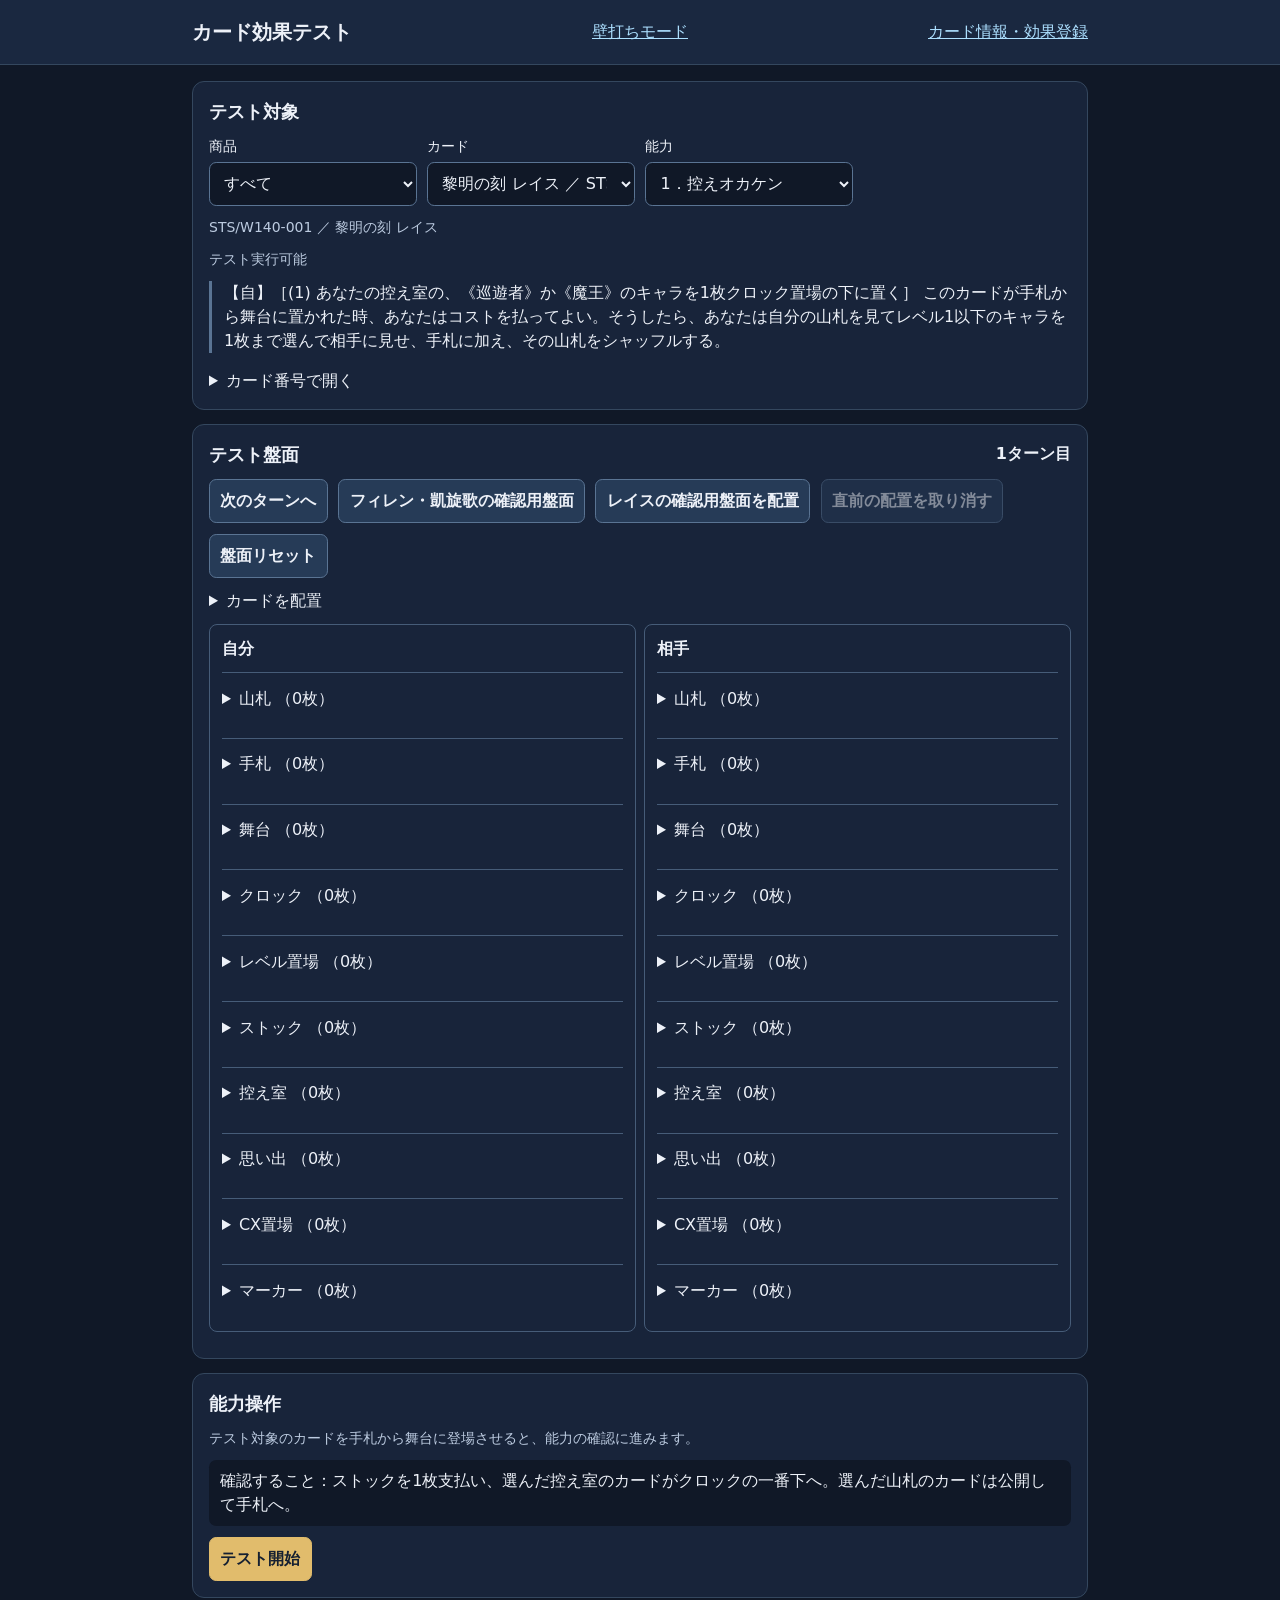
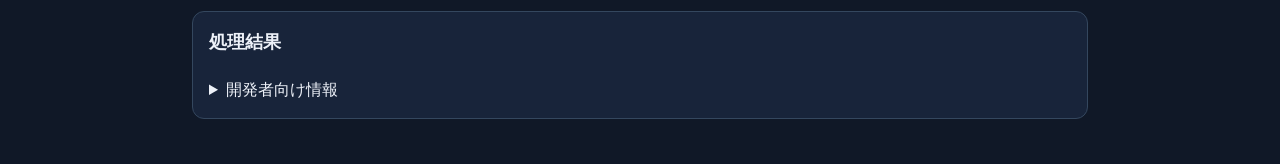
<file: card-effect-test.html>
<!doctype html>
<html lang="ja">
<head>
  <meta charset="utf-8">
  <meta name="viewport" content="width=device-width,initial-scale=1,viewport-fit=cover">
  <title>カード効果テスト | WS手動対戦盤面</title>
  <link rel="stylesheet" href="card-registration.css?v=3">
  <link rel="stylesheet" href="card-effect-test.css?v=3">
  <script src="card-catalog.js?v=5" defer></script>
  <script src="effects/engine.js?v=stepwise-look-1" defer></script>
  <script src="card-data/load.js?v=2" defer></script>
  <script src="card-effect-test.js?v=stepwise-look-1" defer></script>
</head>
<body>
  <header class="site-header"><div class="shell header-content">
    <h1 id="labTitle">カード効果テスト</h1>
    <a id="modeLink" href="card-effect-test.html?mode=solo&amp;card=STS%2FW140-001">壁打ちモード</a>
    <a href="card-registration.html">カード情報・効果登録</a>
  </div></header>
  <main class="shell">
    <section id="cardSelector" class="panel" aria-labelledby="testCardHeading">
      <h2 id="testCardHeading">テスト対象</h2>
      <div class="fields">
        <label>商品 <select id="testProduct"></select></label>
        <label>カード <select id="testCard"></select></label>
        <label>能力 <select id="testEffect" disabled></select></label>
      </div>
      <p id="testCardStatus" class="muted" role="status"></p>
      <p id="testEffectStatus" class="muted"></p>
      <blockquote id="effectText" class="effect-original" hidden></blockquote>
      <details><summary>カード番号で開く</summary><form id="testFind" class="row">
        <label class="grow">正式カード番号 <input id="testNumber" list="testNumbers" autocomplete="off" required></label>
        <datalist id="testNumbers"></datalist>
        <button type="submit">カードを開く</button>
      </form></details>
    </section>
    <section class="panel" aria-labelledby="testBoardHeading">
      <div class="section-heading"><h2 id="testBoardHeading">テスト盤面</h2><strong id="turnNumber"></strong></div>
      <div class="row">
        <button id="nextTurn" type="button">次のターンへ</button>
        <button id="loadFiren" type="button">フィレン・凱旋歌の確認用盤面</button>
        <button id="loadGray" type="button" hidden>グレイの確認用盤面を配置</button>
        <button id="loadNatsuka" type="button" hidden>ナツカの確認用盤面を配置</button>
        <button id="loadOtoha" type="button" hidden>オトハの確認用盤面を配置</button>
        <button id="loadPractice" type="button" hidden>レイスの確認用盤面を配置</button>
        <button id="undoBoard" type="button">直前の配置を取り消す</button>
        <button id="resetEffectTest" type="button">盤面リセット</button>
      </div>
      <p id="turnUsed" class="muted"></p>
      <p id="soloHelp" hidden>手札のカードから「舞台に出す」を選びます。舞台のカードをタップすると、使える起動能力が表示されます。</p>
      <details><summary>カードを配置</summary>
        <form id="placeCard" class="lab-form">
          <label>カード <select id="placeNumber"></select></label>
          <fieldset id="mockFields" hidden>
            <legend>仮カードの情報</legend>
            <div class="fields">
              <label>名称 <input id="mockName" placeholder="仮カード"></label>
              <label>種類 <select id="mockType"><option value="character">キャラ</option><option value="event">イベント</option><option value="climax">CX</option></select></label>
              <label>レベル <input id="mockLevel" type="number" value="0" step="1"></label>
              <label>コスト <input id="mockCost" type="number" step="1"></label>
              <label>パワー <input id="mockPower" type="number" step="1"></label>
              <label>ソウル <input id="mockSoul" type="number" step="1"></label>
              <label>特徴 <input id="mockTraits" placeholder="読点またはカンマで区切る"></label>
              <label>キーワード能力 <input id="mockKeywords" placeholder="回想"></label>
              <label>トリガー <input id="mockTriggers"></label>
            </div>
          </fieldset>
          <div class="fields">
            <label>プレイヤー <select id="placeSide"></select></label>
            <label>領域 <select id="placeZone"></select></label>
            <label id="placeMarkerLabel" hidden>マーカーの持ち主 <select id="placeMarkerHost"></select></label>
            <label>枚数 <input id="placeCount" type="number" min="1" max="50" value="1" required></label>
          </div>
          <details><summary>特徴・キーワードの追加と無効化</summary>
            <div class="fields">
              <label>追加する特徴 <input id="traitsAdded"></label>
              <label>取り除く特徴 <input id="traitsRemoved"></label>
              <label>追加するキーワード能力 <input id="keywordsAdded"></label>
              <label>無効化するキーワード能力 <input id="keywordsDisabled"></label>
            </div>
          </details>
          <button type="submit">領域の上に追加</button>
        </form>
      </details>
      <div id="firenActions" class="row" hidden>
        <button id="checkTrigger" type="button">トリガーチェック</button>
        <button id="togglePracticeTurn" type="button">相手ターンのパワーを見る</button>
      </div>
      <p id="boardStatus" class="feedback" role="status"></p>
      <div id="boardEditor" class="lab-boards"></div>
      <form id="editCard" class="lab-form" hidden>
        <p id="editCardName"></p>
        <div class="fields">
          <label>移動する側 <select id="editSide"></select></label>
          <label>移動先 <select id="editZone"></select></label>
          <label id="editMarkerLabel" hidden>マーカーの持ち主 <select id="editMarkerHost"></select></label>
          <label>置く位置 <select id="editPosition"><option value="top">一番上</option><option value="bottom">一番下</option></select></label>
        </div>
        <div class="row"><button type="submit">選択したカードを移動</button><button id="removeCard" type="button" class="danger">選択したカードを削除</button></div>
      </form>
    </section>
    <section id="operationPanel" class="panel" aria-labelledby="choiceHeading">
      <h2 id="choiceHeading" tabindex="-1">能力操作</h2>
      <p id="operationDescription" class="muted"></p>
      <p id="expectedOutcome" hidden></p>
      <div id="effectChoices" aria-live="polite"></div>
      <blockquote id="soloEffectText" class="effect-original" hidden></blockquote>
      <div class="row">
        <button class="primary" id="runEffectTest" type="button" disabled>テスト開始</button>
        <button id="cancelEffect" type="button" hidden>テストを中止</button>
      </div>
    </section>
    <section class="panel" aria-labelledby="resultHeading">
      <h2 id="resultHeading" tabindex="-1">処理結果</h2>
      <p id="effectResult" role="status"></p>
      <div id="resultVerification" hidden></div>
      <div class="row">
        <button id="restoreStart" type="button" hidden>テスト開始時点へ戻す</button>
        <button id="repeatTest" type="button" hidden>同じ盤面で再実行</button>
      </div>
      <div id="resultChanges"></div>
      <details><summary>開発者向け情報</summary>
        <button id="loadSample" type="button">架空カードのテスト例を開く</button>
        <ul id="compareResults"></ul>
        <h3>処理履歴</h3><ol id="effectLog"></ol>
        <h3>実行前の盤面</h3><pre id="beforeBoard"></pre>
        <h3>実行後の盤面</h3><pre id="afterBoard"></pre>
      </details>
    </section>
  </main>
</body>
</html>
</file>
<file: card-registration.css>
:root {
  color-scheme: dark;
  font: 100%/1.5 system-ui, -apple-system, sans-serif;
  color: #edf1f8;
  background: #101827;
}
*, *::before, *::after { box-sizing: border-box; }
body { margin: 0; }
[hidden] { display: none !important; }
.shell { width: min(100% - 1.5rem, 56rem); margin-inline: auto; }
main { padding-block: 1rem 2rem; }
.site-header { background: #1a2840; border-bottom: 1px solid #34475e; }
.header-content, .section-heading, .row {
  display: flex;
  align-items: center;
  gap: .65rem;
  flex-wrap: wrap;
}
.header-content, .section-heading { justify-content: space-between; }
.header-content { min-height: 4rem; padding-block: .65rem; }
.row { align-items: end; }
.grow { flex: 1 1 12rem; }
h1, h2, h3, p { margin: 0; }
h1 { font-size: 1.25rem; }
h2 { font-size: 1.125rem; }
h3 { font-size: 1rem; }
a { color: #ade0ff; }
.panel { padding: 1rem; margin-bottom: .85rem; border: 1px solid #34475e; border-radius: .75rem; background: #18243a; }
.panel > :not(:first-child), #editor > :not(:first-child), .effect > :not(:first-child) { margin-top: .7rem; }
.fields { display: grid; grid-template-columns: repeat(2,minmax(0,1fr)); gap: .65rem; }
label { display: grid; gap: .25rem; font-size: .9rem; min-width: 0; }
input, select, textarea, button {
  font: inherit;
  color: inherit;
  border: 1px solid #5a7493;
  border-radius: .45rem;
  min-height: 2.75rem;
  padding: .45rem .65rem;
}
input, select, textarea { width: 100%; background: #101827; font-size: 1rem; }
input[type="file"] { overflow: hidden; }
textarea { font-family: ui-monospace, monospace; resize: vertical; display: block; }
button { background: #263b57; font-weight: 600; cursor: pointer; }
button:disabled { opacity: .5; cursor: default; }
.primary { background: #e1bc6c; border-color: #e1bc6c; color: #152031; }
.danger { color: #ffc2c2; }
:focus-visible { outline: 2px solid #f6d47f; outline-offset: 3px; }
.preview { display: flex; gap: .8rem; align-items: center; }
.preview img { width: min(52vw, 13rem); height: auto; border-radius: .35rem; }
.effect { border: 1px solid #465c78; padding: .75rem; margin-bottom: .65rem; border-radius: .5rem; }
.effect .row { align-items: center; }
.table-scroll { overflow-x: auto; }
table { width: 100%; border-collapse: collapse; white-space: nowrap; text-align: start; font-size: .9rem; }
th, td { padding: .45rem .55rem; text-align: start; border-bottom: 1px solid #34475e; }
td button { min-height: 2.5rem; }
.muted { color: #bccbe0; font-size: .875rem; }
.feedback { overflow-wrap: anywhere; }
.feedback:empty, #issueList:empty, #emptyList:empty { display: none; }
.issue-error { color: #ffc2c2; }
.issue-warning { color: #ffe098; }
#issueList { padding-inline-start: 1.3rem; overflow-wrap: anywhere; }
#issueList li + li { margin-top: .35rem; }
@media (min-width: 43rem) {
  .fields { grid-template-columns: repeat(4,minmax(0,1fr)); }
  .list-filters { grid-template-columns: 2fr 1fr 1fr; }
}

pre {
  max-width: 100%;
  max-height: 24rem;
  overflow: auto;
  padding: .7rem;
  background: #101827;
  font-size: .875rem;
}
dl { display: grid; grid-template-columns: max-content minmax(0,1fr); gap: .3rem .9rem; }
dd { margin: 0; overflow-wrap: anywhere; }
summary { cursor: pointer; }
#effectChoices label + label, #placeCard > button, #addExpectation > button { margin-top: .65rem; }
#boardEditor li, #effectLog, #compareResults { overflow-wrap: anywhere; }

.formal-overview { display: block; margin-top: .25rem; overflow-wrap: anywhere; }
.effect-original { white-space: pre-wrap; overflow-wrap: anywhere; }
</file>
<file: card-effect-test.css>
.lab-form, .lab-choices { display: grid; gap: .65rem; }
.lab-form { margin-top: .6rem; }
.lab-form fieldset { min-width: 0; border: 1px solid #5a7493; border-radius: .45rem; }
.lab-boards, .lab-cards { display: grid; gap: .5rem; }
.lab-boards { grid-template-columns: repeat(2,minmax(0,1fr)); }
.lab-cards { grid-template-columns: repeat(auto-fit,minmax(min(100%,9rem),1fr)); margin-block: .4rem; }
.lab-boards .lab-cards { grid-template-columns: 1fr; }
.lab-boards details { border-top: 1px solid #465c78; padding-block: .3rem; }
.lab-boards summary { min-height: 2.75rem; padding-block: .55rem; }
.lab-card { text-align: start; overflow-wrap: anywhere; display: grid; gap: .15rem; }
.lab-card[aria-pressed="true"] { border-color: #f6d47f; background: #51442d; }
.lab-card small { color: #d7e3f3; }
.lab-choices .lab-card { border-color: #ade0ff; }
.lab-choices .lab-card[aria-pressed="true"] { border-color: #f6d47f; }
#effectText { margin-inline: 0; padding-inline-start: .75rem; border-inline-start: 3px solid #5a7493; }
#effectChoices > :not(:first-child), #resultChanges > :not(:first-child) { margin-top: .5rem; }
#turnUsed, #operationDescription, #resultChanges { overflow-wrap: anywhere; }
@media (max-width: 28rem) { .lab-boards .effect { padding: .5rem; } .lab-boards button { font-size: .875rem; } }
#expectedOutcome { padding: .55rem .7rem; background: #101827; border-radius: .45rem; }
#resultVerification { border: 1px solid #5a7493; border-radius: .55rem; padding: .75rem; }
#resultVerification ul { margin-bottom: 0; padding-inline-start: 0; list-style: none; }
#resultVerification li { display: flex; align-items: baseline; gap: .55rem; margin-top: .45rem; }
.check-pass, .check-fail { flex: 0 0 auto; }
.check-pass { color: #a3efc3; }
.check-fail { color: #ffc2c2; }
.lab-boards.firen-practice { grid-template-columns: 1fr; }
.firen-practice .lab-cards { grid-template-columns: repeat(2,minmax(0,1fr)); }
.firen-practice .lab-card { padding: .45rem; }
.firen-practice .lab-card small { font-size: .78rem; }
</file>
